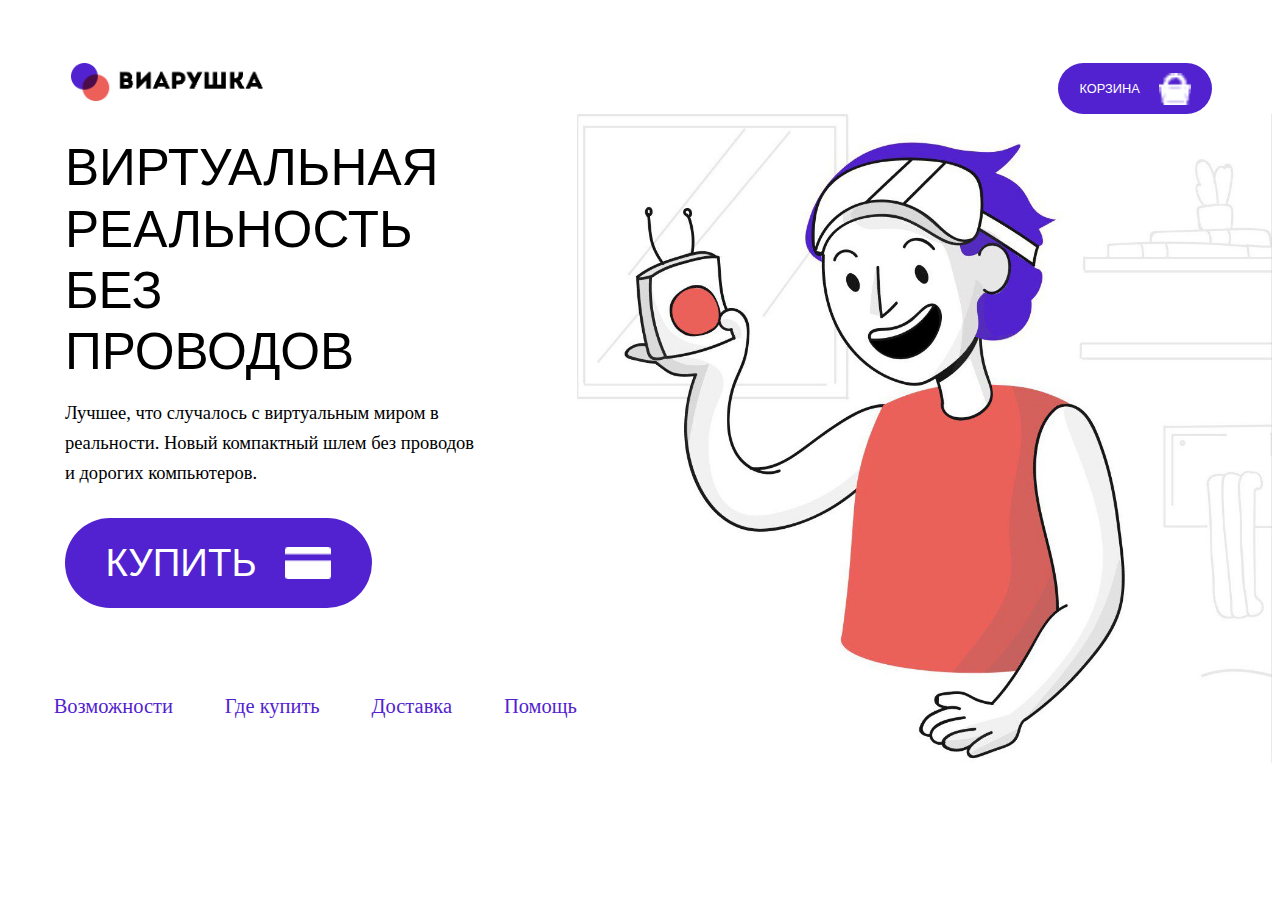
<file: index.html>
<!DOCTYPE html>
<html lang="ru">
<head>
  <meta charset="UTF-8">
  <meta name="viewport" content="width=device-width, initial-scale=1.0">
  <link rel="shortcut icon" href="./assets/images/icon/rocket.svg" type="image/svg">
  <title>VR</title>
  <link rel="stylesheet" href="./assets/styles/style.css">
  <link rel="stylesheet" href="https://necolas.github.io/normalize.css/8.0.1/normalize.css">
</head>

<body>
  <header class="header">
    <div class="header__logo">
      <img class="logo" src="./assets/images/img/logo.png" alt="Лого">
    </div>
    <div class="header__button">
      <a class="button" href="#" target="_blank">
        <div class="button__text">корзина</div>
        <img class="button__image" src="./assets/images/img/ico.png" alt="Корзина">
      </a>
    </div>
  </header>
  
  <main class="main">    
    <div class="container">
      <div class="container__title">виртуальная реальность без проводов</div>
      <div class="container__subtitle">Лучшее, что случалось с виртуальным миром в реальности. Новый компактный шлем  без проводов и дорогих компьютеров.</div>
      <div class="container__button">
        <a class="button" href="#" target="_blank">
          <div class="button__text button__text_big">купить</div>
          <img class="button__image" src="./assets/images/img/ico2.png" alt="Купить">
        </a>   
      </div>
    </div>

    <div class="image">
      <img class="image__man" src="./assets/images/img/picture.jpg" alt="Фото">
    </div>  
    
    <footer class="footer">
      <ul class="footer__list">
        <li class="footer__item"><a class="footer__link" href="#" target="_blank">Возможности</a></li> 
        <li class="footer__item"><a class="footer__link" href="#" target="_blank">Где купить</a></li>
        <li class="footer__item"><a class="footer__link" href="#" target="_blank">Доставка</a></li>
        <li class="footer__item"><a class="footer__link" href="#" target="_blank">Помощь</a></li>                
      </ul>
    </footer>      
  </main>
</body>
</html>
</file>
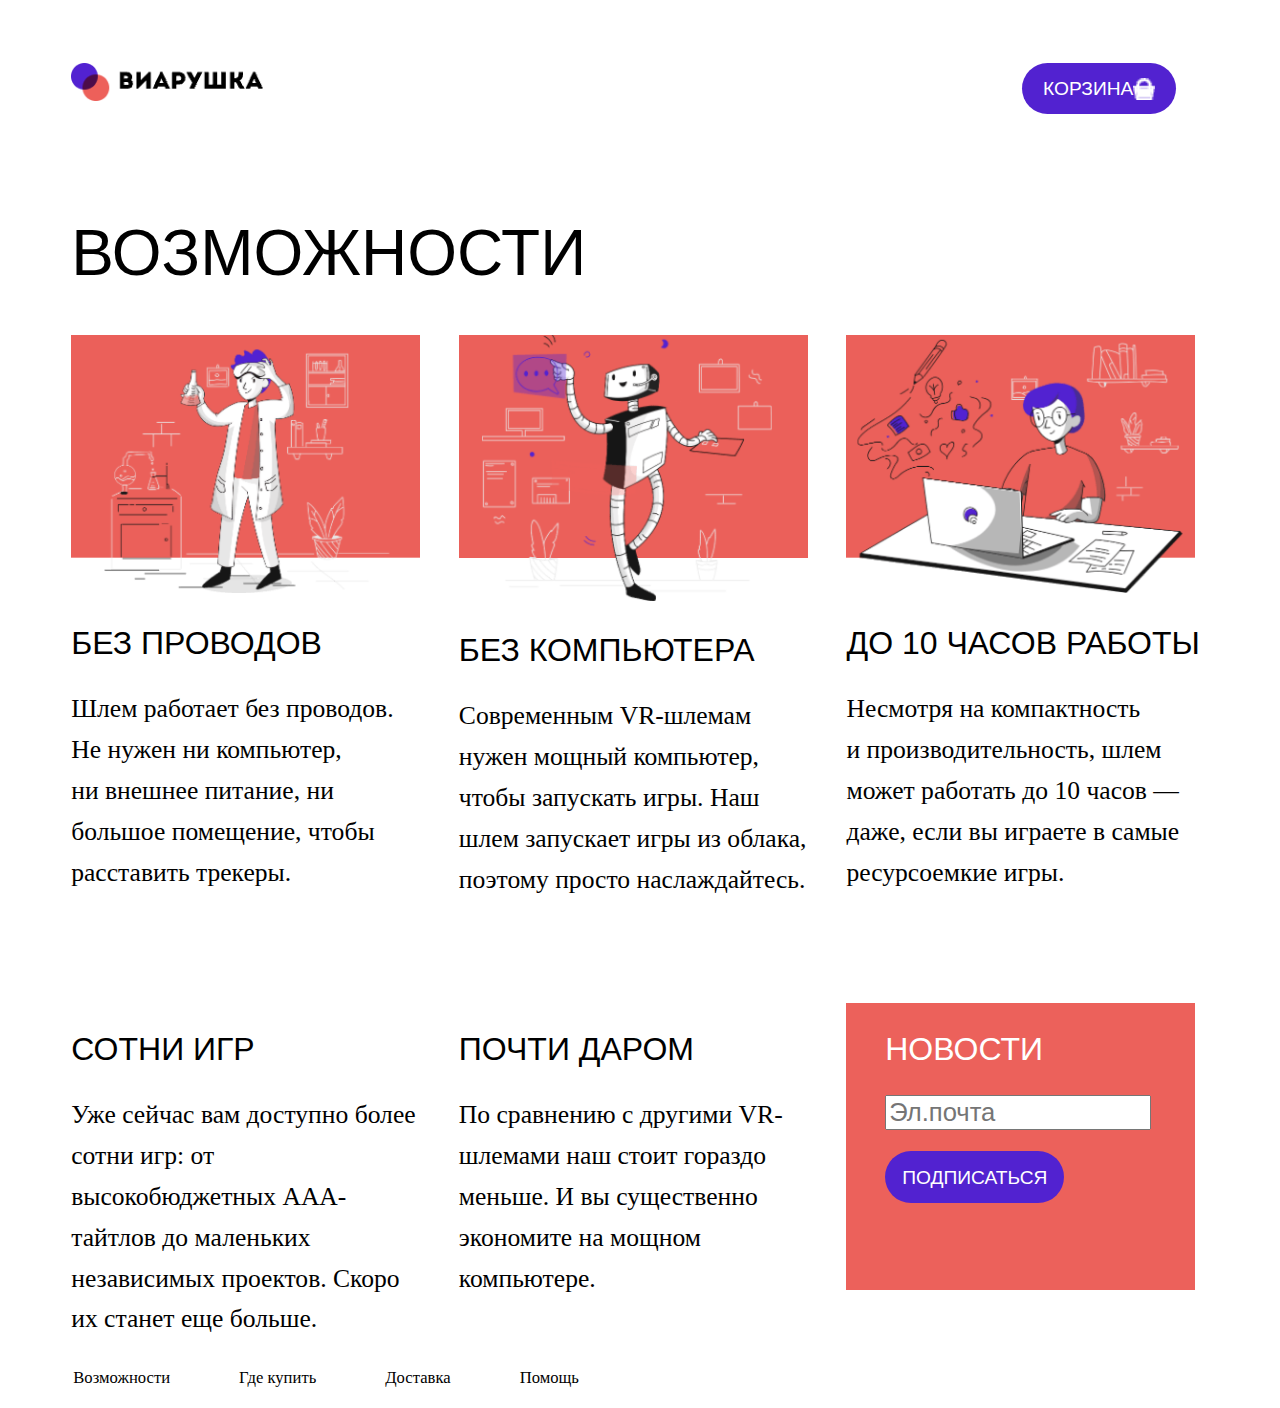
<file: page2.html>
<!DOCTYPE html>
<html lang="en">
<head>
  <meta charset="UTF-8">
  <meta name="viewport" content="width=device-width, initial-scale=1.0">
  <link rel="shortcut icon" href="./assets/images/icon/rocket.svg" type="image/svg">
  <title>Opportunities</title>
  <link rel="stylesheet" href="./assets/styles/style2.css">
  <link rel="stylesheet" href="https://necolas.github.io/normalize.css/8.0.1/normalize.css">
</head>

<body>
  <header class="header">
    <div class="header__logo">
      <img class="logo" src="./assets/images/img/logo.png" alt="Лого">
    </div>
    <div class="header__button">
      <a class="button" href="#" target="_blank">
        <div class="button__text">корзина</div>
        <img class="button__image" src="./assets/images/img/ico.png" alt="Корзина">
      </a>
    </div>
  </header> 

  <main class="main">
    <h1 class="main__title">возможности</h1>
    <div class="main__container">
      <div class="section">
        <img class="section__illustration" src="./assets/images/img/Illustration_1.png" alt="Иллюстрация">
        <h2 class="section__subtitle">без проводов</h2>
        <p class="section__text">Шлем работает без проводов. Не нужен ни компьютер, ни внешнее питание, ни большое помещение, чтобы расставить трекеры.</p>
      </div>

      <div class="section">
        <img class="section__illustration" src="./assets/images/img/Illustration_2.png" alt="Иллюстрация">
        <h2 class="section__subtitle">без компьютера</h2>
        <p class="section__text">Современным VR-шлемам нужен мощный компьютер, чтобы запускать игры. Наш шлем запускает игры из облака, поэтому просто наслаждайтесь.</p>
      </div>

      <div class="section">
        <img class="section__illustration" src="./assets/images/img/Illustration_3.png" alt="Иллюстрация">
        <h2 class="section__subtitle">до 10 часов работы</h2>
        <p class="section__text">Несмотря на компактность и производительность, шлем может работать до 10 часов — даже, если вы играете в самые ресурсоемкие игры.</p>
      </div> 

      <div class="section">
        <h2 class="section__subtitle">сотни игр</h2>
        <p class="section__text">Уже сейчас вам доступно более сотни игр: от высокобюджетных ААА-тайтлов до маленьких независимых проектов. Скоро их станет еще больше.</p>
      </div> 

      <div class="section">
        <h2 class="section__subtitle">почти даром</h2>
        <p class="section__text">По сравнению с другими VR-шлемами наш стоит гораздо меньше. И вы существенно экономите на мощном компьютере.</p>
      </div> 

      <div class="section last-section">
        <h2 class="section__subtitle section__subtitle_white">новости</h2>
        <div class="section__form">
          <label for="contacts"></label>
          <input class="email" type="email" id="contacts" placeholder="Эл.почта">
        </div>
        <div class="section__button">
          <a class="button" href="#" target="_blank">
            <div class="button__text">подписаться</div>
          </a>
        </div>
      </div> 
    </div>
  </main>
    
  <footer class="footer">
    <ul class="footer__list">
      <li class="footer__item"><a class="footer__link" href="#" target="_blank">Возможности</a></li> 
      <li class="footer__item"><a class="footer__link" href="#" target="_blank">Где купить</a></li>
      <li class="footer__item"><a class="footer__link" href="#" target="_blank">Доставка</a></li>
      <li class="footer__item"><a class="footer__link" href="#" target="_blank">Помощь</a></li>                
    </ul>
  </footer> 

</body>
</html>
</file>
<file: assets/styles/style.css>
.header {
  display: flex;
  box-sizing: border-box;
  margin-top: 5%;
  margin-left: 5%;
  justify-content: space-between;
}

.logo {
  width: 15vw;
}

.header__button {
  width: 12vw;
  height: 4vw;
  border: none;
  border-radius: 100px;
  background-color: rgb(82, 34, 208);
  align-content: center;
  margin-right: 5%;
}

.button {
  display: flex;
  justify-content: center;
  align-items: center;
  text-decoration: none;
}

.button__text {
  color: rgb(255, 255, 255);
  font-family: 'Intro', 'Franklin Gothic Medium', 'Arial Narrow', Arial, sans-serif;
  font-size: 1vw;
  font-weight: 400;
  line-height: 13px;
  text-align: left;
  text-transform: uppercase; 
  margin-right: 6%;
}

.main {
  display: grid;
  grid-template-columns: 45% 55%;
  grid-template-rows: 8fr 1fr;
}

.container {
  grid-area: 1/1/2/2;
  margin-top: 4%;
  justify-content: flex-start;
  margin-left: 10%;
}

.container__title {
  color: rgb(0, 0, 0);
  font-family: 'Intro', 'Franklin Gothic Medium', 'Arial Narrow', Arial, sans-serif;
  font-size: 4vw;
  font-weight: 400;
  line-height: 120%;
  text-align: left;
  text-transform: uppercase; 
  width: 75%; 
}

.container__subtitle {
  color: rgb(0, 0, 0);
  font-family: 'Roboto Slab', 'Georgia', serif;
  font-size: 1.45vw;
  font-weight: 300;
  line-height: 160%;
  text-align: left;
  width: 80%; 
  margin-top: 3%;
}
.container__button {
  width: 24vw;
  height: 7vw;
  border: none;
  border-radius: 100px;
  background-color: rgb(82, 34, 208);
  align-content: center;
  margin-top: 6%;
  margin-right: 5%;
}

.button__text_big {
  font-size: 3vw;
  color: rgb(255, 255, 255);
  text-transform: uppercase;
}

.button__image {
  height: 2.5vw;
  margin-left: 10px;
}

.img {
  grid-area: 1/2/3/3;
}

.image__man {
  width: 100%;
}

.footer {
  grid-area: 2/1/3/2;
}

.footer__list {
  display: flex;
  justify-content: space-between;
  margin-top: -6vw;
  margin-left: 1%;
  list-style-type: none;
}

.footer__item {  
  font-family: 'Roboto Slab', 'Georgia', serif;
  font-size: 1.6vw;
  font-weight: 300;
  line-height: 160%;
  text-align: left;
}

.footer__link {
  color: rgb(82, 34, 208);
  text-decoration: none;
}
</file>
<file: assets/styles/style2.css>
.header {
  display: flex;
  box-sizing: border-box;
  margin-top: 5%;
  margin-left: 5%;
  justify-content: space-between;
}

.logo {
  width: 15vw;
}

.header__button {
  width: 12vw;
  height: 4vw;
  border: none;
  border-radius: 100px;
  background-color: rgb(82, 34, 208);
  align-content: center;
  margin-right: 8%;
}

.button {
  display: flex;
  justify-content: center;
  align-items: center;
  text-decoration: none;
}

.button__image {
  width: 1.7vw;
}

.button__text {
  color: rgb(255, 255, 255);
  font-family: 'Intro', 'Franklin Gothic Medium', 'Arial Narrow', Arial, sans-serif;
  font-size: 1vw;
  font-weight: 400;
  line-height: 13px;
  text-align: left;
  text-transform: uppercase; 
}

.main__container {
  display: grid;
  grid-template-columns: repeat(3, 1fr);
  grid-template-rows: 70% 30%;
  margin-left: 5%;
  margin-right: 3%;
}

.main__title {
  text-transform: uppercase;
  color: rgb(0, 0, 0);
  font-family: 'Intro', 'Franklin Gothic Medium', 'Arial Narrow', Arial, sans-serif;
  font-size: 5vw;
  font-weight: 400;
  line-height: 120%;
  text-align: left; 
  margin-top: 8%;
  margin-left: 5%;
}

.section__illustration {
  width: 90%;
}

.section__subtitle {
  text-transform: uppercase;
  color: rgb(0, 0, 0);
  font-family: 'Intro', 'Franklin Gothic Medium', 'Arial Narrow', Arial, sans-serif;
  font-size: 2.5vw;
  font-weight: 400;
  line-height: 120%;
  text-align: left; 
}

.section__subtitle_white {
  color: rgb(255, 255, 255);
  
}

.section__text {
  width: 90%;
  color: rgb(0, 0, 0);
  font-family: 'Roboto Slab', 'Georgia', serif;
  font-size: 2vw;
  font-weight: 300;
  line-height: 160%;
  text-align: left;  
}

.last-section {
  background-color: rgb(236, 97, 91);
  padding-left: 10%;
  width: 80%; 
}

.email {
  width: 83%;
  font-size: 2vw;
}

.section__button {
  width: 14vw;
  height: 4vw;
  border: none;
  border-radius: 100px;
  background-color: rgb(82, 34, 208);
  align-content: center;
  margin-top: 7%;
  margin-right: 5%;  
}

.button__text {
  font-size: 1.5vw;
}

.footer__list {
  display: flex; 
  justify-content: space-between;
  margin-top: 6%;
  margin-left: 2%;
  list-style-type: none;
  width: 40%;
}

.footer__item {  
  font-family: 'Roboto Slab', 'Georgia', serif;
  font-size: 1.3vw;
  font-weight: 300;
  line-height: 160%;
  text-align: left;
}

.footer__link {
  color: rgb(0, 0, 0);
  text-decoration: none;
}
</file>
